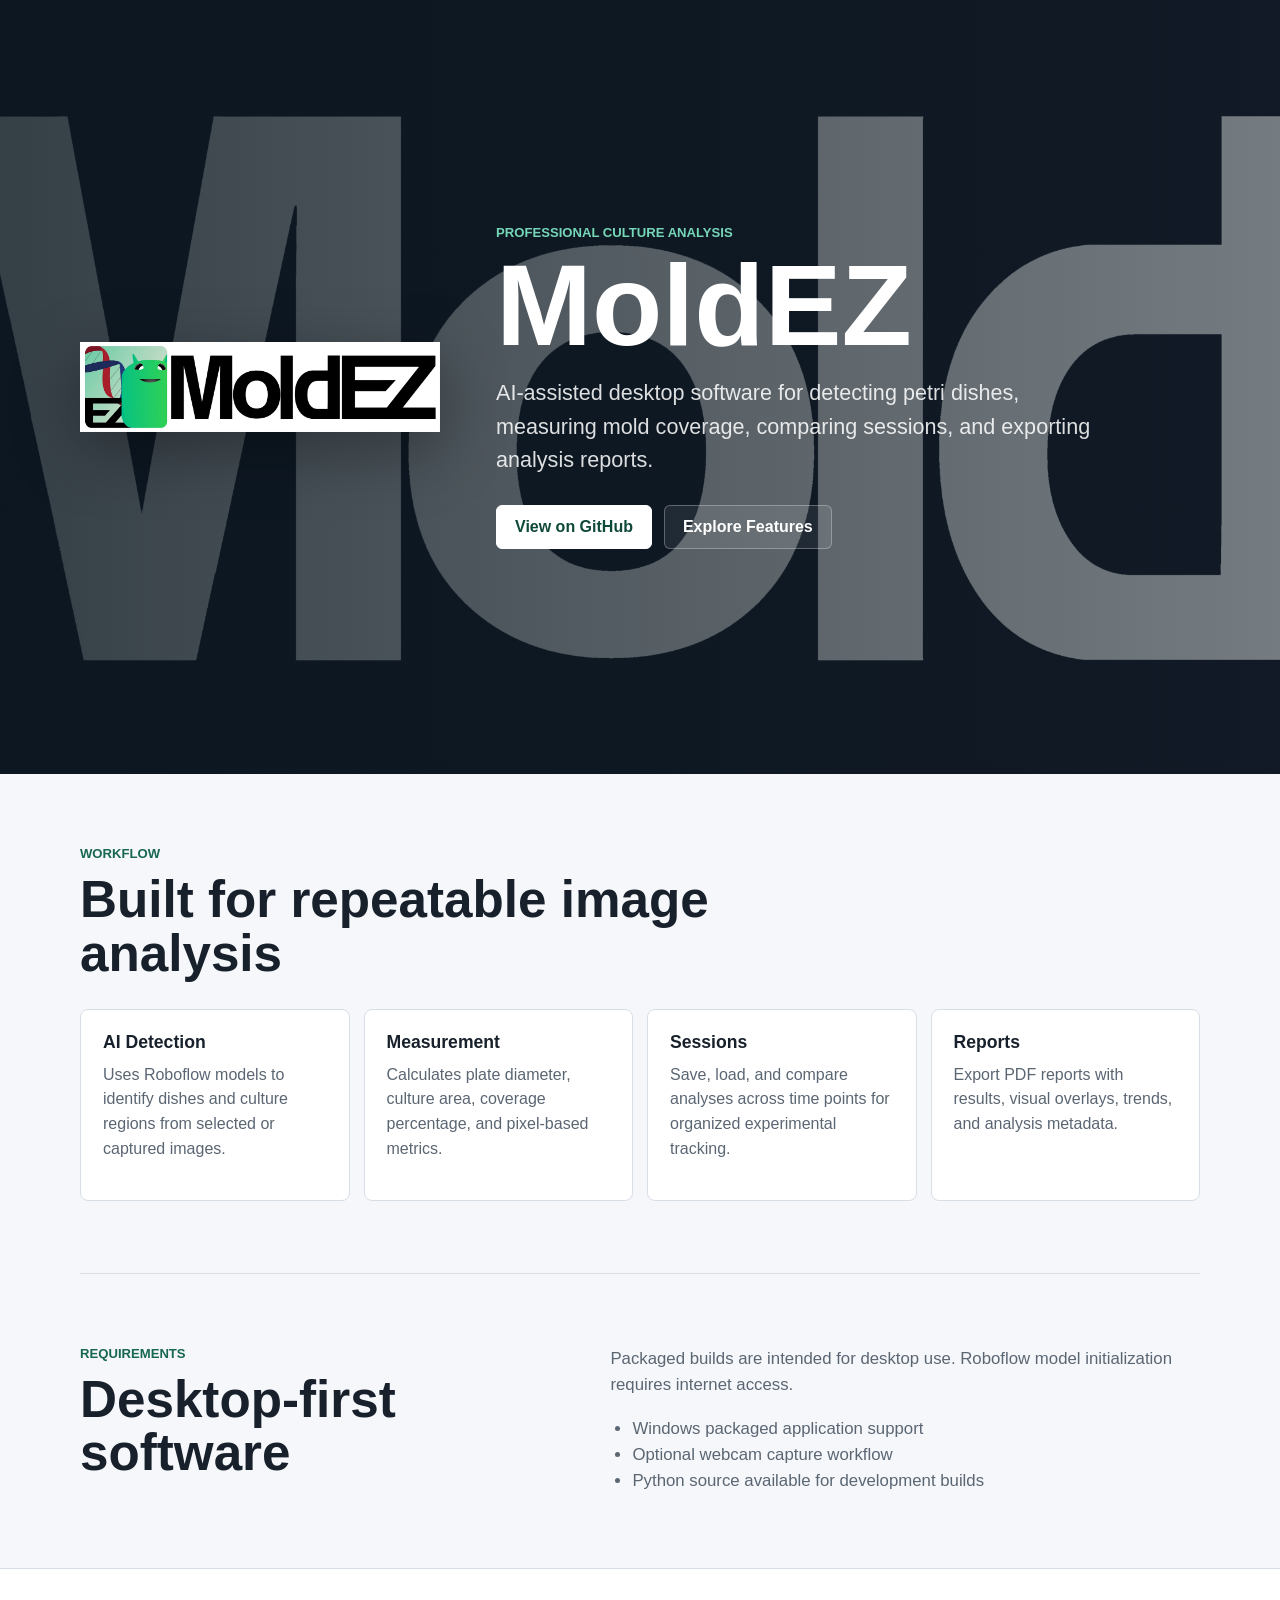
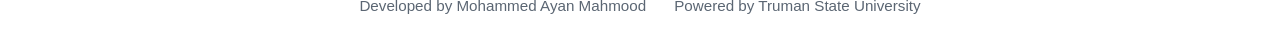
<file: index.html>
<!doctype html>
<html lang="en">
  <head>
    <meta charset="utf-8">
    <meta name="viewport" content="width=device-width, initial-scale=1">
    <meta
      name="description"
      content="MoldEZ is a desktop application for petri dish mold and culture analysis with AI-assisted detection, measurement, reporting, and session workflows.">
    <title>MoldEZ</title>
    <link rel="stylesheet" href="styles.css">
  </head>
  <body>
    <main>
      <section class="hero" aria-labelledby="hero-title">
        <div class="hero__content">
          <img class="hero__brand" src="banner.png" alt="MoldEZ">
          <div class="hero__copy">
            <p class="eyebrow">Professional culture analysis</p>
            <h1 id="hero-title">MoldEZ</h1>
            <p class="lede">
              AI-assisted desktop software for detecting petri dishes, measuring
              mold coverage, comparing sessions, and exporting analysis reports.
            </p>
            <div class="actions" aria-label="Primary links">
              <a class="button button--primary" href="https://github.com/researchbyayan/MoldEZ">
                View on GitHub
              </a>
              <a class="button button--secondary" href="#features">
                Explore Features
              </a>
            </div>
          </div>
        </div>
      </section>

      <section id="features" class="section" aria-labelledby="features-title">
        <div class="section__header">
          <p class="eyebrow">Workflow</p>
          <h2 id="features-title">Built for repeatable image analysis</h2>
        </div>
        <div class="feature-grid">
          <article>
            <h3>AI Detection</h3>
            <p>Uses Roboflow models to identify dishes and culture regions from selected or captured images.</p>
          </article>
          <article>
            <h3>Measurement</h3>
            <p>Calculates plate diameter, culture area, coverage percentage, and pixel-based metrics.</p>
          </article>
          <article>
            <h3>Sessions</h3>
            <p>Save, load, and compare analyses across time points for organized experimental tracking.</p>
          </article>
          <article>
            <h3>Reports</h3>
            <p>Export PDF reports with results, visual overlays, trends, and analysis metadata.</p>
          </article>
        </div>
      </section>

      <section class="section section--split" aria-labelledby="requirements-title">
        <div>
          <p class="eyebrow">Requirements</p>
          <h2 id="requirements-title">Desktop-first software</h2>
        </div>
        <div class="requirements">
          <p>Packaged builds are intended for desktop use. Roboflow model initialization requires internet access.</p>
          <ul>
            <li>Windows packaged application support</li>
            <li>Optional webcam capture workflow</li>
            <li>Python source available for development builds</li>
          </ul>
        </div>
      </section>
    </main>

    <footer>
      <span>Developed by Mohammed Ayan Mahmood</span>
      <span>Powered by Truman State University</span>
    </footer>
  </body>
</html>
</file>
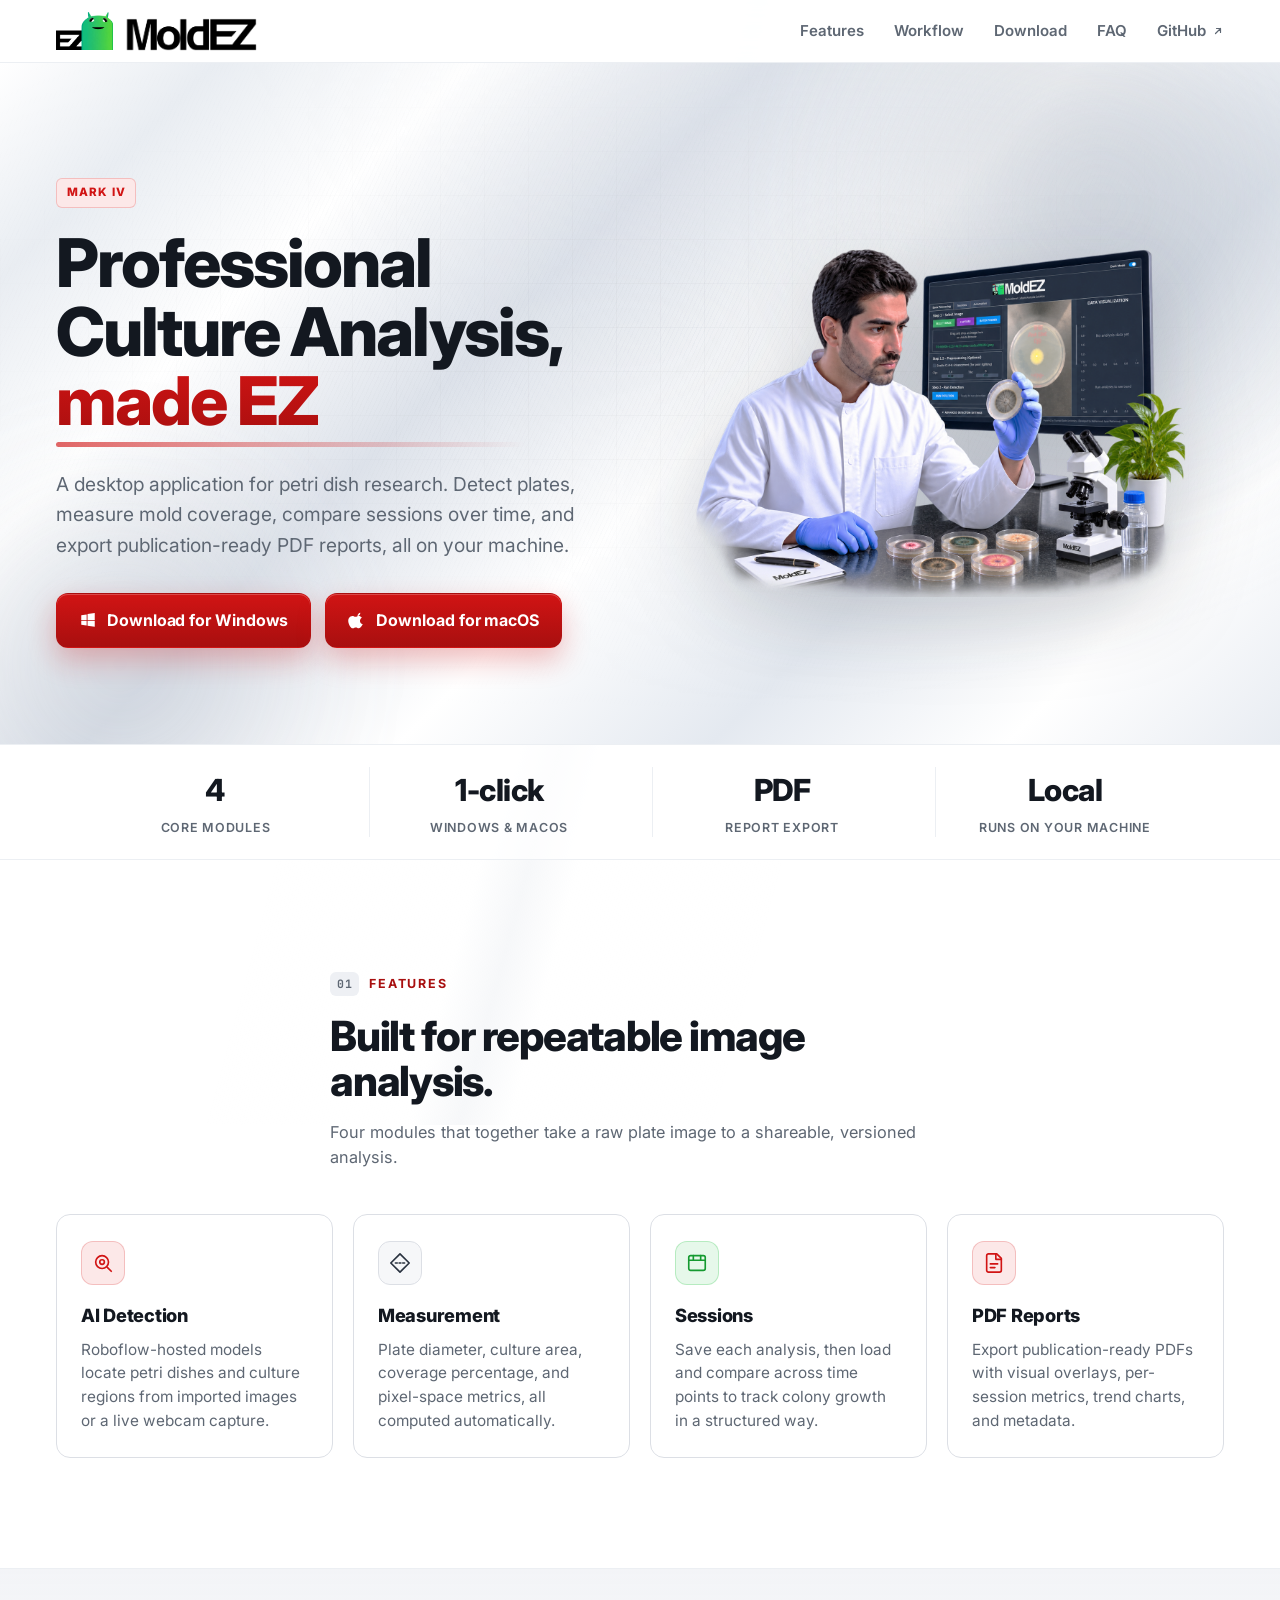
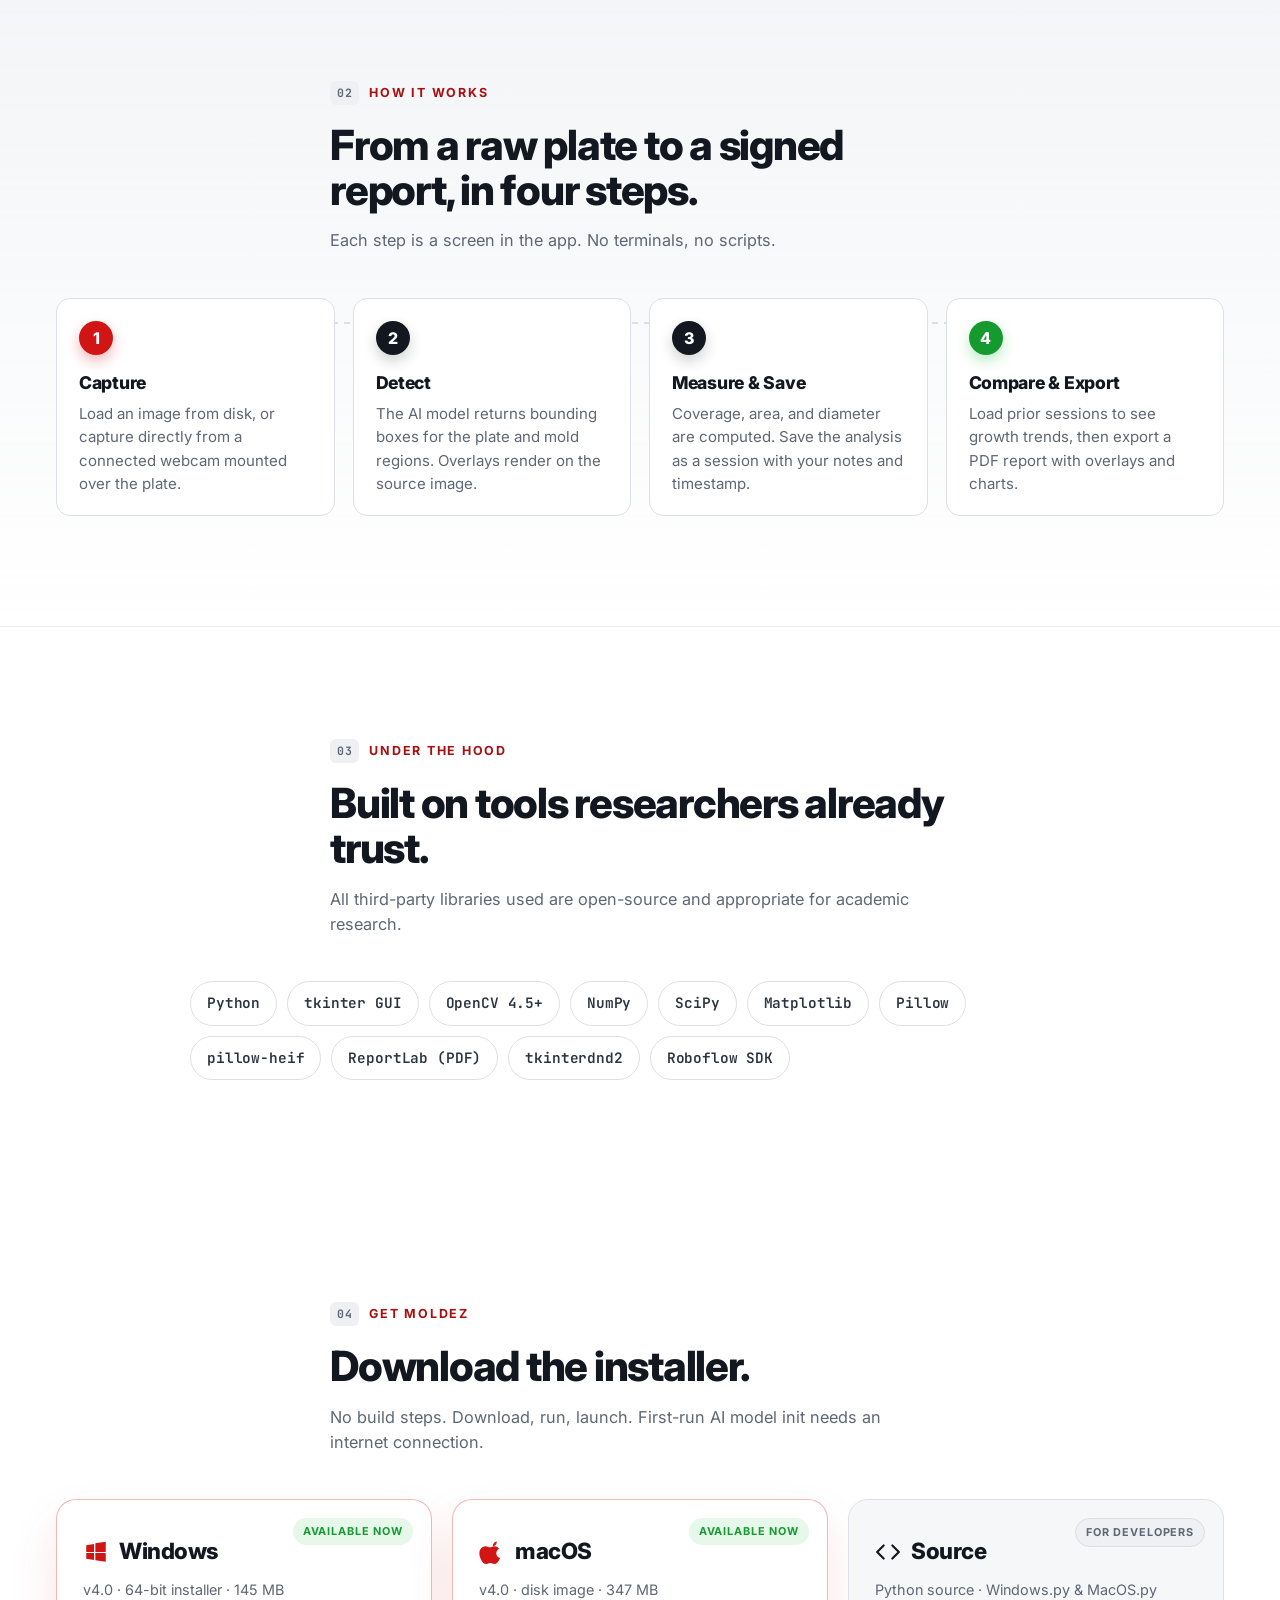
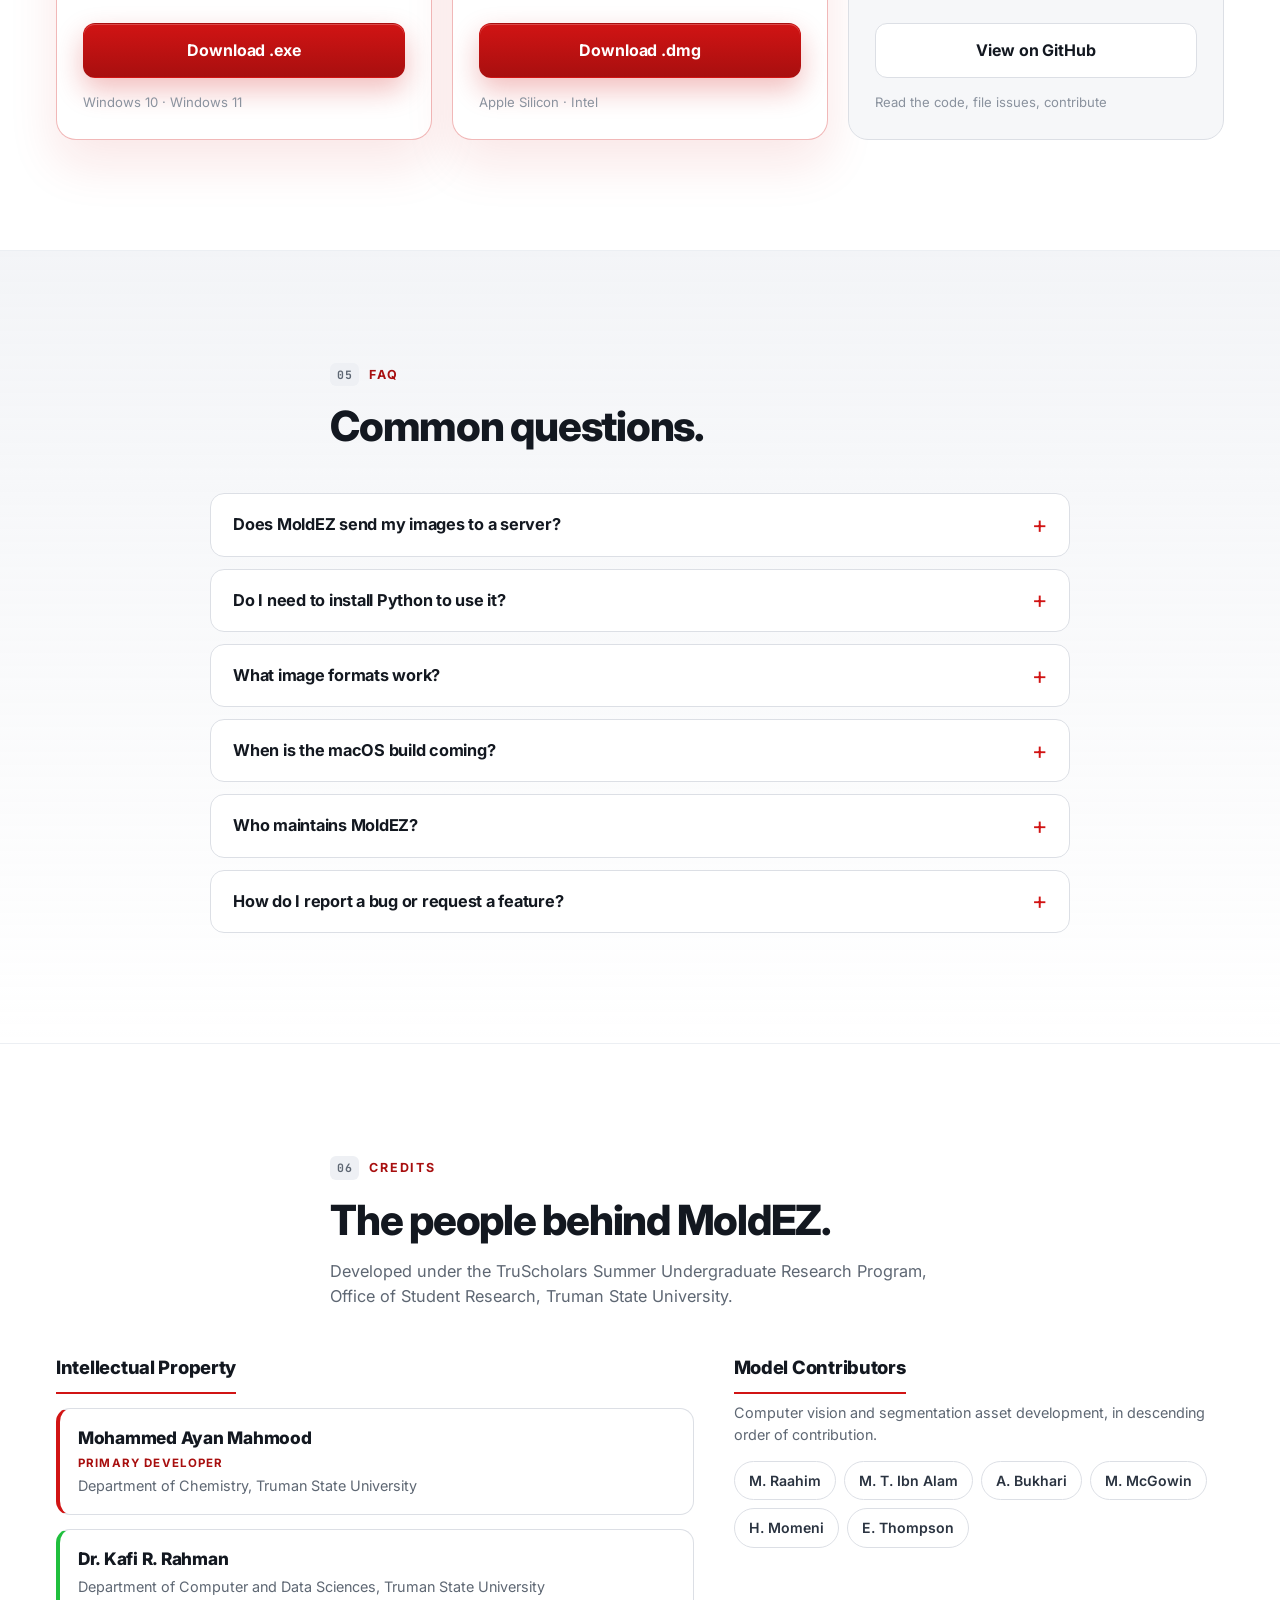
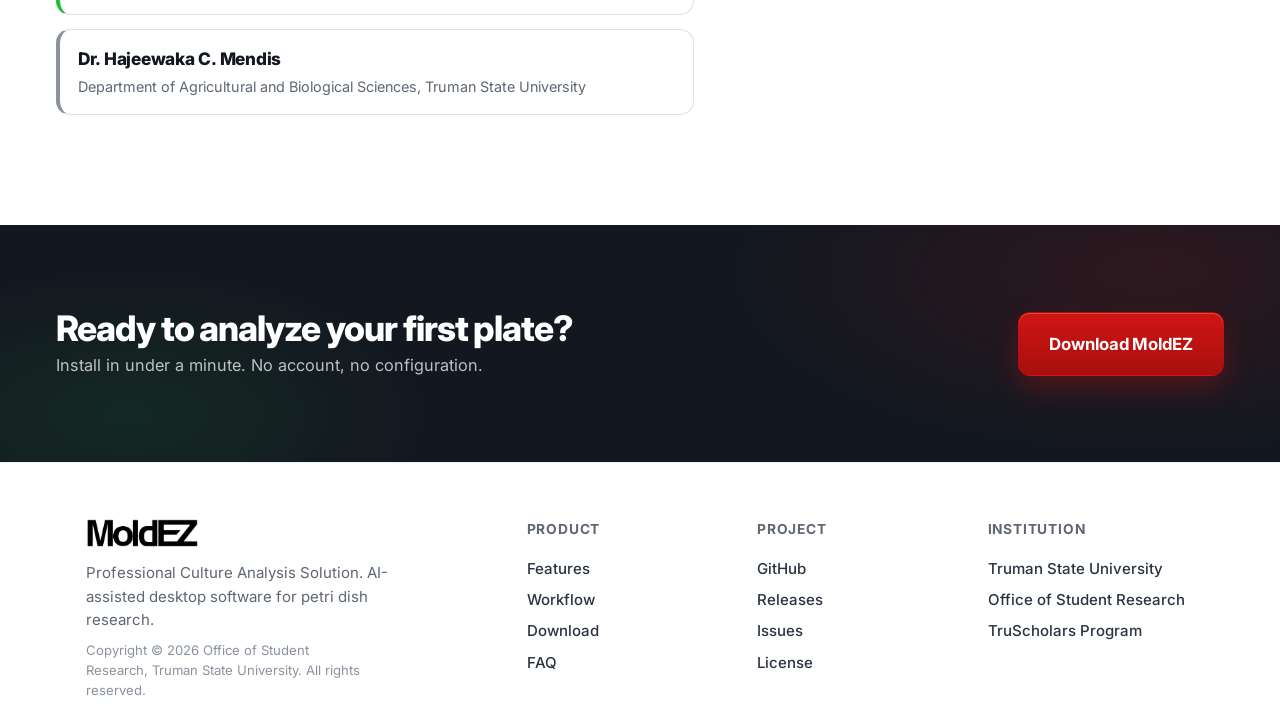
<file: Website/index.html>
<!doctype html>
<html lang="en">
  <head>
    <meta charset="utf-8">
    <meta name="viewport" content="width=device-width, initial-scale=1">
    <meta name="description" content="MoldEZ is a professional culture analysis solution for petri dish research: AI-assisted detection, measurement, session comparison, and PDF reporting. Windows and macOS installers available.">
    <meta name="theme-color" content="#ffffff">
    <meta property="og:title" content="MoldEZ, Professional Culture Analysis Solution">
    <meta property="og:description" content="AI-assisted desktop software for petri dish research. Download for Windows and macOS.">
    <meta property="og:image" content="mascot.png">
    <title>MoldEZ</title>
    <link rel="icon" type="image/png" href="mascot.png">
    <link rel="preconnect" href="https://fonts.googleapis.com">
    <link rel="preconnect" href="https://fonts.gstatic.com" crossorigin>
    <link href="https://fonts.googleapis.com/css2?family=Inter:wght@400;500;600;700;800;900&family=JetBrains+Mono:wght@500&display=swap" rel="stylesheet">
    <link rel="stylesheet" href="styles.css">
  </head>
  <body>
    <header class="nav" aria-label="Primary">
      <a class="nav__brand" href="#top" aria-label="MoldEZ home">
        <img class="nav__mascot" src="mascot-nav.png" alt="" height="44">
        <img class="nav__wordmark" src="wordmark.png" alt="MoldEZ" width="180" height="45">
      </a>
      <nav class="nav__links" aria-label="Sections">
        <a href="#features">Features</a>
        <a href="#workflow">Workflow</a>
        <a href="#download">Download</a>
        <a href="#faq">FAQ</a>
        <a href="https://github.com/researchbyayan/MoldEZ4" target="_blank" rel="noopener" class="nav__gh">
          GitHub
          <svg width="12" height="12" viewBox="0 0 24 24" fill="none" stroke="currentColor" stroke-width="2.4" stroke-linecap="round" stroke-linejoin="round" aria-hidden="true"><path d="M7 17L17 7M9 7h8v8"/></svg>
        </a>
      </nav>
    </header>

    <main id="top">
      <!-- HERO -->
      <section class="hero">
        <div class="hero__bg" aria-hidden="true">
          <div class="hero__grid-bg"></div>
          <div class="hero__glow hero__glow--red"></div>
          <div class="hero__glow hero__glow--green"></div>
        </div>
        <div class="hero__grid">
          <div class="hero__copy">
            <span class="hero__tag">Mark&nbsp;IV</span>
            <h1>Professional<br>Culture Analysis,<br><span class="hl">made&nbsp;EZ</span></h1>
            <p class="lede">
              A desktop application for petri dish research. Detect plates,
              measure mold coverage, compare sessions over time, and export
              publication-ready PDF reports, all on your machine.
            </p>
            <div class="actions">
              <a class="btn btn--primary" href="#download">
                <svg width="18" height="18" viewBox="0 0 24 24" fill="currentColor" aria-hidden="true"><path d="M3 5.7L10.2 4.7v7.3H3V5.7zm0 12.6l7.2 1V13H3v5.3zm8.4 1.2l9.6 1.4V13h-9.6v6.5zm0-15.5l9.6-1.4V12h-9.6V4z"/></svg>
                Download for Windows
              </a>
              <a class="btn btn--primary" href="#download">
                <svg width="18" height="18" viewBox="0 0 24 24" fill="currentColor" aria-hidden="true"><path d="M16.4 2.4c-.9.1-2 .7-2.7 1.5-.6.7-1.1 1.7-.9 2.7 1 .1 2-.5 2.6-1.2.6-.8 1.1-1.8 1-3zM19.7 17.3c-.5 1.2-.8 1.7-1.5 2.7-.9 1.4-2.2 3.1-3.9 3.1-1.5 0-1.9-1-3.9-1-2 0-2.5 1-3.9 1-1.7 0-2.9-1.5-3.9-2.9-2.6-3.9-2.9-8.4-1.3-10.8 1.1-1.7 2.9-2.7 4.6-2.7 1.7 0 2.8 1 4.2 1 1.4 0 2.2-1 4.2-1 1.5 0 3.1.8 4.2 2.2-3.7 2-3.1 7.3.2 8.4z"/></svg>
                Download for macOS
              </a>
            </div>
          </div>
          <div class="hero__art" aria-hidden="true">
            <img class="hero__art-img" src="hero-scientist.png" alt="" width="620" height="413">
          </div>
        </div>
      </section>

      <!-- STATS STRIP -->
      <section class="stats" aria-label="At a glance">
        <div class="stats__row">
          <div class="stat"><span class="stat__num">4</span><span class="stat__label">Core modules</span></div>
          <div class="stat stat--divider"><span class="stat__num">1&#8209;click</span><span class="stat__label">Windows &amp; macOS</span></div>
          <div class="stat stat--divider"><span class="stat__num">PDF</span><span class="stat__label">Report export</span></div>
          <div class="stat stat--divider"><span class="stat__num">Local</span><span class="stat__label">Runs on your machine</span></div>
        </div>
      </section>

      <!-- FEATURES -->
      <section id="features" class="section">
        <div class="section__head">
          <p class="eyebrow"><span class="eyebrow__num">01</span> Features</p>
          <h2>Built for repeatable image analysis.</h2>
          <p class="section__sub">Four modules that together take a raw plate image to a shareable, versioned analysis.</p>
        </div>
        <div class="grid grid--4">
          <article class="card">
            <div class="card__icon card__icon--red">
              <svg viewBox="0 0 24 24" fill="none" stroke="currentColor" stroke-width="1.8" stroke-linecap="round" stroke-linejoin="round"><circle cx="11" cy="11" r="7"/><path d="M21 21l-4.3-4.3"/><circle cx="11" cy="11" r="2.5"/></svg>
            </div>
            <h3>AI Detection</h3>
            <p>Roboflow-hosted models locate petri dishes and culture regions from imported images or a live webcam capture.</p>
          </article>
          <article class="card">
            <div class="card__icon card__icon--grey">
              <svg viewBox="0 0 24 24" fill="none" stroke="currentColor" stroke-width="1.8" stroke-linecap="round" stroke-linejoin="round"><path d="M2 12l10 10 10-10L12 2 2 12z"/><path d="M7 12h2M11 12h2M15 12h2"/></svg>
            </div>
            <h3>Measurement</h3>
            <p>Plate diameter, culture area, coverage percentage, and pixel-space metrics, all computed automatically.</p>
          </article>
          <article class="card">
            <div class="card__icon card__icon--green">
              <svg viewBox="0 0 24 24" fill="none" stroke="currentColor" stroke-width="1.8" stroke-linecap="round" stroke-linejoin="round"><rect x="3" y="4" width="18" height="16" rx="2"/><path d="M3 9h18M8 4v5M16 4v5"/></svg>
            </div>
            <h3>Sessions</h3>
            <p>Save each analysis, then load and compare across time points to track colony growth in a structured way.</p>
          </article>
          <article class="card">
            <div class="card__icon card__icon--red">
              <svg viewBox="0 0 24 24" fill="none" stroke="currentColor" stroke-width="1.8" stroke-linecap="round" stroke-linejoin="round"><path d="M6 2h9l5 5v13a2 2 0 01-2 2H6a2 2 0 01-2-2V4a2 2 0 012-2z"/><path d="M14 2v6h6M8 13h8M8 17h5"/></svg>
            </div>
            <h3>PDF Reports</h3>
            <p>Export publication-ready PDFs with visual overlays, per-session metrics, trend charts, and metadata.</p>
          </article>
        </div>
      </section>

      <!-- WORKFLOW -->
      <section id="workflow" class="section section--tinted">
        <div class="section__head">
          <p class="eyebrow"><span class="eyebrow__num">02</span> How it works</p>
          <h2>From a raw plate to a signed report, in four steps.</h2>
          <p class="section__sub">Each step is a screen in the app. No terminals, no scripts.</p>
        </div>
        <ol class="timeline">
          <li class="timeline__step">
            <span class="timeline__num">1</span>
            <h3>Capture</h3>
            <p>Load an image from disk, or capture directly from a connected webcam mounted over the plate.</p>
          </li>
          <li class="timeline__step">
            <span class="timeline__num">2</span>
            <h3>Detect</h3>
            <p>The AI model returns bounding boxes for the plate and mold regions. Overlays render on the source image.</p>
          </li>
          <li class="timeline__step">
            <span class="timeline__num">3</span>
            <h3>Measure &amp; Save</h3>
            <p>Coverage, area, and diameter are computed. Save the analysis as a session with your notes and timestamp.</p>
          </li>
          <li class="timeline__step">
            <span class="timeline__num">4</span>
            <h3>Compare &amp; Export</h3>
            <p>Load prior sessions to see growth trends, then export a PDF report with overlays and charts.</p>
          </li>
        </ol>
      </section>

      <!-- TECH -->
      <section class="section section--tech">
        <div class="section__head">
          <p class="eyebrow"><span class="eyebrow__num">03</span> Under the hood</p>
          <h2>Built on tools researchers already trust.</h2>
          <p class="section__sub">All third-party libraries used are open-source and appropriate for academic research.</p>
        </div>
        <ul class="chipset" aria-label="Technologies used">
          <li>Python</li>
          <li>tkinter GUI</li>
          <li>OpenCV 4.5+</li>
          <li>NumPy</li>
          <li>SciPy</li>
          <li>Matplotlib</li>
          <li>Pillow</li>
          <li>pillow-heif</li>
          <li>ReportLab (PDF)</li>
          <li>tkinterdnd2</li>
          <li>Roboflow SDK</li>
        </ul>
      </section>

      <!-- DOWNLOAD -->
      <section id="download" class="section">
        <div class="section__head">
          <p class="eyebrow"><span class="eyebrow__num">04</span> Get MoldEZ</p>
          <h2>Download the installer.</h2>
          <p class="section__sub">No build steps. Download, run, launch. First-run AI model init needs an internet connection.</p>
        </div>
        <div class="grid grid--3">
          <article class="dl dl--ready">
            <span class="dl__badge">Available now</span>
            <div class="dl__os">
              <svg width="26" height="26" viewBox="0 0 24 24" fill="currentColor" aria-hidden="true"><path d="M3 5.7L10.2 4.7v7.3H3V5.7zm0 12.6l7.2 1V13H3v5.3zm8.4 1.2l9.6 1.4V13h-9.6v6.5zm0-15.5l9.6-1.4V12h-9.6V4z"/></svg>
              Windows
            </div>
            <p class="dl__meta">v4.0 &middot; 64-bit installer &middot; 145 MB</p>
            <a class="btn btn--primary btn--block" href="https://github.com/researchbyayan/MoldEZ4/releases/download/windows-v4.0/MoldEZ_Setup_Windows_v4.0.exe">
              Download .exe
            </a>
            <p class="dl__hint">Windows 10 &middot; Windows 11</p>
          </article>
          <article class="dl dl--ready">
            <span class="dl__badge">Available now</span>
            <div class="dl__os">
              <svg width="26" height="26" viewBox="0 0 24 24" fill="currentColor" aria-hidden="true"><path d="M16.4 2.4c-.9.1-2 .7-2.7 1.5-.6.7-1.1 1.7-.9 2.7 1 .1 2-.5 2.6-1.2.6-.8 1.1-1.8 1-3zM19.7 17.3c-.5 1.2-.8 1.7-1.5 2.7-.9 1.4-2.2 3.1-3.9 3.1-1.5 0-1.9-1-3.9-1-2 0-2.5 1-3.9 1-1.7 0-2.9-1.5-3.9-2.9-2.6-3.9-2.9-8.4-1.3-10.8 1.1-1.7 2.9-2.7 4.6-2.7 1.7 0 2.8 1 4.2 1 1.4 0 2.2-1 4.2-1 1.5 0 3.1.8 4.2 2.2-3.7 2-3.1 7.3.2 8.4z"/></svg>
              macOS
            </div>
            <p class="dl__meta">v4.0 &middot; disk image &middot; 347 MB</p>
            <a class="btn btn--primary btn--block" href="https://github.com/researchbyayan/MoldEZ4/releases/download/macos-v4.0/MoldEZ_Setup_macOS_v4.0.dmg">
              Download .dmg
            </a>
            <p class="dl__hint">Apple Silicon &middot; Intel</p>
          </article>
          <article class="dl">
            <span class="dl__badge dl__badge--muted">For developers</span>
            <div class="dl__os">
              <svg width="26" height="26" viewBox="0 0 24 24" fill="none" stroke="currentColor" stroke-width="2" stroke-linecap="round" stroke-linejoin="round" aria-hidden="true"><path d="M8 6l-6 6 6 6M16 6l6 6-6 6"/></svg>
              Source
            </div>
            <p class="dl__meta">Python source &middot; Windows.py &amp; MacOS.py</p>
            <a class="btn btn--ghost btn--block" href="https://github.com/researchbyayan/MoldEZ4" target="_blank" rel="noopener">View on GitHub</a>
            <p class="dl__hint">Read the code, file issues, contribute</p>
          </article>
        </div>
      </section>

      <!-- FAQ -->
      <section id="faq" class="section section--tinted">
        <div class="section__head">
          <p class="eyebrow"><span class="eyebrow__num">05</span> FAQ</p>
          <h2>Common questions.</h2>
        </div>
        <div class="faq">
          <details>
            <summary>Does MoldEZ send my images to a server?</summary>
            <p>The AI model is initialized over the network on first run. The application runs on your desktop; results, sessions, and reports stay on your machine.</p>
          </details>
          <details>
            <summary>Do I need to install Python to use it?</summary>
            <p>No. The Windows and macOS installers bundle everything needed. Python source is only relevant if you want to run or modify the code yourself.</p>
          </details>
          <details>
            <summary>What image formats work?</summary>
            <p>Common still-image formats (JPG, PNG) captured either from disk or from a connected webcam. HEIC and HEIF are also supported via pillow-heif.</p>
          </details>
          <details>
            <summary>When is the macOS build coming?</summary>
            <p>The macOS build is available now, a disk image (.dmg) on the Releases page. Grab it from the Download section above.</p>
          </details>
          <details>
            <summary>Who maintains MoldEZ?</summary>
            <p>MoldEZ was developed under the TruScholars Summer Undergraduate Research Program at Truman State University. See the credits section below for the full contributor list.</p>
          </details>
          <details>
            <summary>How do I report a bug or request a feature?</summary>
            <p>Open an issue on the <a href="https://github.com/researchbyayan/MoldEZ4/issues" target="_blank" rel="noopener">GitHub repository</a>.</p>
          </details>
        </div>
      </section>

      <!-- CREDITS -->
      <section id="credits" class="section">
        <div class="section__head">
          <p class="eyebrow"><span class="eyebrow__num">06</span> Credits</p>
          <h2>The people behind MoldEZ.</h2>
          <p class="section__sub">Developed under the TruScholars Summer Undergraduate Research Program, Office of Student Research, Truman State University.</p>
        </div>
        <div class="credits">
          <div class="credits__group">
            <h3 class="credits__label">Intellectual Property</h3>
            <ul class="credits__list">
              <li>
                <span class="credits__name">Mohammed Ayan Mahmood</span>
                <span class="credits__role">Primary Developer</span>
                <span class="credits__dept">Department of Chemistry, Truman State University</span>
              </li>
              <li>
                <span class="credits__name">Dr. Kafi R. Rahman</span>
                <span class="credits__dept">Department of Computer and Data Sciences, Truman State University</span>
              </li>
              <li>
                <span class="credits__name">Dr. Hajeewaka C. Mendis</span>
                <span class="credits__dept">Department of Agricultural and Biological Sciences, Truman State University</span>
              </li>
            </ul>
          </div>
          <div class="credits__group">
            <h3 class="credits__label">Model Contributors</h3>
            <p class="credits__note">Computer vision and segmentation asset development, in descending order of contribution.</p>
            <ul class="credits__inline">
              <li>M. Raahim</li>
              <li>M. T. Ibn Alam</li>
              <li>A. Bukhari</li>
              <li>M. McGowin</li>
              <li>H. Momeni</li>
              <li>E. Thompson</li>
            </ul>
          </div>
        </div>
      </section>

      <!-- CTA BAND -->
      <section class="cta">
        <div class="cta__inner">
          <div>
            <h2>Ready to analyze your first plate?</h2>
            <p>Install in under a minute. No account, no configuration.</p>
          </div>
          <a class="btn btn--primary btn--lg" href="#download">
            Download MoldEZ
          </a>
        </div>
      </section>
    </main>

    <footer>
      <div class="footer__inner">
        <div class="footer__brand">
          <img class="footer__wordmark" src="wordmark.png" alt="MoldEZ" width="140" height="35">
          <p class="footer__blurb">Professional Culture Analysis Solution. AI-assisted desktop software for petri dish research.</p>
          <p class="footer__copy">Copyright &copy; 2026 Office of Student Research, Truman State University. All rights reserved.</p>
        </div>
        <div class="footer__cols">
          <div>
            <h4>Product</h4>
            <a href="#features">Features</a>
            <a href="#workflow">Workflow</a>
            <a href="#download">Download</a>
            <a href="#faq">FAQ</a>
          </div>
          <div>
            <h4>Project</h4>
            <a href="https://github.com/researchbyayan/MoldEZ4" target="_blank" rel="noopener">GitHub</a>
            <a href="https://github.com/researchbyayan/MoldEZ4/releases" target="_blank" rel="noopener">Releases</a>
            <a href="https://github.com/researchbyayan/MoldEZ4/issues" target="_blank" rel="noopener">Issues</a>
            <a href="https://github.com/researchbyayan/MoldEZ4/blob/main/LICENSE" target="_blank" rel="noopener">License</a>
          </div>
          <div>
            <h4>Institution</h4>
            <span>Truman State University</span>
            <span>Office of Student Research</span>
            <span>TruScholars Program</span>
          </div>
        </div>
      </div>
    </footer>
  </body>
</html>
</file>
<file: styles.css>
:root {
  color-scheme: light;
  --ink: #18212b;
  --muted: #5b6673;
  --line: #d7dee6;
  --surface: #f5f7fa;
  --panel: #ffffff;
  --brand: #17684f;
  --brand-strong: #0e4939;
  --accent: #246b9b;
}

* {
  box-sizing: border-box;
}

body {
  margin: 0;
  font-family: Inter, "Segoe UI", Arial, sans-serif;
  color: var(--ink);
  background: var(--surface);
}

a {
  color: inherit;
}

.hero {
  min-height: 86vh;
  display: flex;
  align-items: center;
  background:
    linear-gradient(90deg, rgba(9, 21, 30, 0.82), rgba(9, 21, 30, 0.56)),
    url("banner-dark.png") center / cover no-repeat;
  color: #ffffff;
  padding: 48px 24px;
}

.hero__content {
  width: min(1120px, 100%);
  margin: 0 auto;
  display: grid;
  grid-template-columns: minmax(220px, 360px) minmax(0, 1fr);
  gap: 56px;
  align-items: center;
}

.hero__brand {
  width: 100%;
  height: auto;
  filter: drop-shadow(0 18px 32px rgba(0, 0, 0, 0.32));
}

.hero__copy {
  max-width: 680px;
}

.eyebrow {
  margin: 0 0 12px;
  color: #76d7b8;
  font-size: 0.82rem;
  font-weight: 700;
  letter-spacing: 0;
  text-transform: uppercase;
}

h1,
h2,
h3,
p {
  margin-top: 0;
}

h1 {
  margin-bottom: 18px;
  font-size: clamp(3.8rem, 9vw, 7.6rem);
  line-height: 0.92;
  letter-spacing: 0;
}

h2 {
  margin-bottom: 16px;
  font-size: clamp(2rem, 4vw, 3.2rem);
  line-height: 1.05;
  letter-spacing: 0;
}

h3 {
  margin-bottom: 10px;
  font-size: 1.1rem;
}

.lede {
  max-width: 620px;
  color: rgba(255, 255, 255, 0.86);
  font-size: clamp(1.05rem, 2vw, 1.35rem);
  line-height: 1.55;
}

.actions {
  display: flex;
  flex-wrap: wrap;
  gap: 12px;
  margin-top: 28px;
}

.button {
  display: inline-flex;
  align-items: center;
  justify-content: center;
  min-height: 44px;
  padding: 0 18px;
  border: 1px solid rgba(255, 255, 255, 0.28);
  border-radius: 6px;
  font-weight: 700;
  text-decoration: none;
}

.button--primary {
  background: #ffffff;
  color: var(--brand-strong);
  border-color: #ffffff;
}

.button--secondary {
  color: #ffffff;
  background: rgba(255, 255, 255, 0.08);
}

.section {
  width: min(1120px, calc(100% - 48px));
  margin: 0 auto;
  padding: 72px 0;
}

.section__header {
  max-width: 720px;
  margin-bottom: 28px;
}

.section .eyebrow {
  color: var(--brand);
}

.feature-grid {
  display: grid;
  grid-template-columns: repeat(4, minmax(0, 1fr));
  gap: 14px;
}

.feature-grid article {
  min-height: 170px;
  padding: 22px;
  border: 1px solid var(--line);
  border-radius: 8px;
  background: var(--panel);
}

.feature-grid p,
.requirements p,
.requirements li {
  color: var(--muted);
  line-height: 1.55;
}

.section--split {
  display: grid;
  grid-template-columns: minmax(220px, 0.9fr) minmax(0, 1.1fr);
  gap: 48px;
  border-top: 1px solid var(--line);
}

.requirements {
  font-size: 1.05rem;
}

.requirements ul {
  margin: 18px 0 0;
  padding-left: 22px;
}

footer {
  display: flex;
  flex-wrap: wrap;
  gap: 16px 28px;
  justify-content: center;
  padding: 28px 24px;
  border-top: 1px solid var(--line);
  color: var(--muted);
  background: #ffffff;
  font-size: 0.95rem;
}

@media (max-width: 820px) {
  .hero {
    min-height: auto;
    padding: 40px 20px 56px;
  }

  .hero__content,
  .section--split {
    grid-template-columns: 1fr;
    gap: 28px;
  }

  .hero__brand {
    max-width: 280px;
  }

  .feature-grid {
    grid-template-columns: 1fr;
  }

  .section {
    width: min(100% - 32px, 1120px);
    padding: 52px 0;
  }
}
</file>
<file: Website/styles.css>
:root {
  color-scheme: light;

  --bg: #ffffff;
  --panel: #ffffff;

  --surface: #f6f7f9;
  --surface-2: #eef0f4;
  --surface-3: #e6e9ee;
  --line: #dcdfe5;
  --line-2: #eceff3;
  --ink: #131820;
  --ink-2: #2a3340;
  --muted: #5e6773;
  --muted-2: #8a929e;

  --red: #d11414;
  --red-strong: #a80f0f;
  --red-soft: #fce8e8;

  --green: #1fbf3d;
  --green-strong: #159a30;
  --green-soft: #e6f8ea;

  --shadow-sm: 0 1px 2px rgba(19, 24, 32, 0.05);
  --shadow-md: 0 8px 22px rgba(19, 24, 32, 0.08);
  --shadow-lg: 0 24px 60px rgba(19, 24, 32, 0.14);

  --radius-sm: 10px;
  --radius: 14px;
  --radius-lg: 20px;

  /* Inter across the board: mixed case, geometric humanist sans */
  --sans: "Inter", "Segoe UI", Arial, sans-serif;
  --display: "Inter", "Segoe UI", Arial, sans-serif;
  --mono: "JetBrains Mono", ui-monospace, "SFMono-Regular", Menlo, Consolas, monospace;
}

* { box-sizing: border-box; }
html { scroll-behavior: smooth; -webkit-text-size-adjust: 100%; }

body {
  margin: 0;
  font-family: var(--sans);
  color: var(--ink);
  background: var(--bg);
  line-height: 1.55;
  -webkit-font-smoothing: antialiased;
  text-rendering: optimizeLegibility;
}

a { color: inherit; text-decoration: none; }
img { max-width: 100%; display: block; }
ul, ol { padding: 0; margin: 0; list-style: none; }

::selection { background: var(--red); color: #fff; }

/* ---------- Nav ---------- */
.nav {
  position: sticky;
  top: 0;
  z-index: 30;
  display: flex;
  align-items: center;
  justify-content: space-between;
  gap: 20px;
  padding: 12px clamp(20px, 5vw, 56px);
  background: rgba(255, 255, 255, 0.88);
  backdrop-filter: saturate(180%) blur(14px);
  -webkit-backdrop-filter: saturate(180%) blur(14px);
  border-bottom: 1px solid var(--line-2);
}
.nav__brand {
  display: inline-flex;
  align-items: center;
  gap: 12px;
}
.nav__mascot {
  height: 38px;
  width: auto;
  display: block;
}
.nav__wordmark {
  height: 33px;
  width: auto;
  display: block;
  align-self: flex-end;
  margin-bottom: -1px;
}
.nav__tag {
  font-family: var(--sans);
  font-size: 0.68rem;
  font-weight: 700;
  color: var(--red);
  background: var(--red-soft);
  padding: 4px 8px;
  border-radius: 6px;
  letter-spacing: 0.06em;
  text-transform: uppercase;
}
.hero__tag {
  display: inline-block;
  font-family: var(--sans);
  font-size: 0.72rem;
  font-weight: 800;
  color: var(--red);
  background: var(--red-soft);
  border: 1px solid rgba(209, 20, 20, 0.20);
  padding: 5px 10px;
  border-radius: 6px;
  letter-spacing: 0.08em;
  text-transform: uppercase;
  margin: 0 0 20px;
}
.nav__links {
  display: flex;
  align-items: center;
  gap: clamp(14px, 3vw, 30px);
  font-weight: 600;
  color: var(--muted);
  font-size: 0.94rem;
}
.nav__links a { transition: color 0.15s ease; }
.nav__links a:hover { color: var(--ink); }
.nav__gh { display: inline-flex; align-items: center; gap: 6px; }

/* ---------- Hero ---------- */
.hero {
  position: relative;
  overflow: hidden;
  padding: clamp(60px, 9vw, 116px) clamp(20px, 5vw, 56px) clamp(56px, 8vw, 96px);
  isolation: isolate;
  border-bottom: 1px solid var(--line-2);
}
.hero__bg {
  position: absolute; inset: 0; z-index: -1; overflow: hidden;
  background:
    linear-gradient(135deg,
      #ffffff 0%, #e9edf2 11%, #ffffff 24%, #dde2ea 39%,
      #ffffff 55%, #e4e9f0 71%, #ffffff 86%, #e8ecf2 100%);
}
/* brushed-metal sheen overlay */
.hero__bg::after {
  content: ""; position: absolute; inset: 0; pointer-events: none;
  background:
    repeating-linear-gradient(115deg,
      rgba(255,255,255,0) 0px, rgba(255,255,255,0) 3px,
      rgba(150,160,176,0.05) 3px, rgba(150,160,176,0.05) 4px),
    linear-gradient(60deg, rgba(255,255,255,0.50) 0%, rgba(255,255,255,0) 30%,
      rgba(190,197,208,0.25) 55%, rgba(255,255,255,0) 80%);
  mask-image: radial-gradient(ellipse 85% 70% at 50% 40%, black, transparent 80%);
  -webkit-mask-image: radial-gradient(ellipse 85% 70% at 50% 40%, black, transparent 80%);
}
.hero__grid-bg {
  position: absolute; inset: 0;
  background-image:
    linear-gradient(to right, rgba(19, 24, 32, 0.05) 1px, transparent 1px),
    linear-gradient(to bottom, rgba(19, 24, 32, 0.05) 1px, transparent 1px);
  background-size: 44px 44px;
  mask-image: radial-gradient(ellipse 80% 60% at 50% 40%, black, transparent 75%);
  -webkit-mask-image: radial-gradient(ellipse 80% 60% at 50% 40%, black, transparent 75%);
  opacity: 0.55;
}
.hero__glow { position: absolute; border-radius: 50%; filter: blur(60px); opacity: 0.72; }
.hero__glow--red {
  width: 640px; height: 640px; right: -140px; top: -180px;
  background: radial-gradient(circle, rgba(150, 160, 176, 0.60), transparent 65%);
}
.hero__glow--green {
  width: 480px; height: 480px; left: -120px; bottom: -160px;
  background: radial-gradient(circle, rgba(168, 177, 190, 0.45), transparent 65%);
}
.hero__grid {
  width: min(1220px, 100%);
  margin: 0 auto;
  display: grid;
  grid-template-columns: 1fr 1fr;
  align-items: center;
  gap: clamp(30px, 5vw, 64px);
  position: relative;
}
.chip {
  display: inline-flex;
  align-items: center;
  gap: 10px;
  margin: 0 0 24px;
  padding: 7px 14px 7px 10px;
  background: var(--panel);
  border: 1px solid var(--line);
  border-radius: 999px;
  font-size: 0.82rem;
  font-weight: 600;
  color: var(--ink-2);
  box-shadow: var(--shadow-sm);
}
.chip__mark {
  width: 8px;
  height: 8px;
  border-radius: 50%;
  background: var(--green);
  box-shadow: 0 0 0 3px rgba(31, 191, 61, 0.18);
}

h1 {
  margin: 0 0 22px;
  font-family: var(--display);
  font-size: clamp(2.4rem, 5.8vw, 4.2rem);
  line-height: 1.03;
  letter-spacing: -0.03em;
  font-weight: 800;
  color: var(--ink);
}
h1 .hl {
  background: linear-gradient(180deg, var(--red), var(--red-strong));
  -webkit-background-clip: text;
  background-clip: text;
  color: transparent;
  position: relative;
}
h1 .hl::after {
  content: "";
  display: block;
  height: 5px;
  border-radius: 5px;
  background: linear-gradient(90deg, var(--red), transparent 85%);
  margin-top: 6px;
  opacity: 0.65;
}
.lede {
  margin: 0 0 32px;
  font-size: clamp(1.06rem, 1.55vw, 1.2rem);
  color: var(--muted);
  max-width: 48ch;
  line-height: 1.6;
}
.actions { display: flex; flex-wrap: wrap; gap: 14px; align-items: center; }
.hero__trust {
  margin-top: 26px;
  display: flex; flex-wrap: wrap; gap: 8px 22px;
  font-size: 0.86rem; color: var(--muted);
}
.trust { display: inline-flex; align-items: center; gap: 8px; }
.trust__dot { width: 8px; height: 8px; border-radius: 50%; background: var(--muted-2); }
.trust__dot--ok { background: var(--green); }
.trust__dot--soon { background: transparent; border: 2px solid var(--muted-2); width: 10px; height: 10px; }

/* Hero art: scientist illustration (transparent bg) */
.hero__art { display: flex; justify-content: center; align-items: center; }
.hero__art-img {
  width: min(620px, 100%);
  height: auto;
  filter: drop-shadow(0 24px 42px rgba(19, 24, 32, 0.18));
}

/* ---------- Buttons ---------- */
.btn {
  display: inline-flex;
  align-items: center;
  justify-content: center;
  gap: 10px;
  padding: 14px 22px;
  border-radius: 12px;
  font-weight: 700;
  font-size: 1rem;
  border: 1px solid transparent;
  cursor: pointer;
  transition: transform 0.12s ease, box-shadow 0.18s ease, background 0.18s ease, border-color 0.18s ease;
  font-family: var(--sans);
  white-space: nowrap;
  letter-spacing: -0.005em;
}
.btn__stack {
  display: inline-flex;
  flex-direction: column;
  align-items: flex-start;
  line-height: 1.1;
  gap: 2px;
}
.btn__sub { font-size: 0.72rem; font-weight: 600; opacity: 0.85; letter-spacing: 0; }
.btn--primary {
  background: linear-gradient(180deg, var(--red) 0%, var(--red-strong) 100%);
  color: #fff;
  box-shadow: 0 12px 28px rgba(209, 20, 20, 0.28), inset 0 1px 0 rgba(255,255,255,0.22);
}
.btn--primary:hover { transform: translateY(-2px); box-shadow: 0 18px 34px rgba(209, 20, 20, 0.36), inset 0 1px 0 rgba(255,255,255,0.22); }
.btn--ghost { background: var(--panel); color: var(--ink); border-color: var(--line); }
.btn--plain {
  background: var(--surface);
  color: var(--ink);
  border-color: var(--line);
  font-weight: 700;
}
.btn--plain:hover {
  background: var(--surface-2);
  border-color: var(--muted-2);
  color: var(--red);
}
.btn--ghost:hover { border-color: var(--muted-2); transform: translateY(-2px); box-shadow: var(--shadow-sm); }
.btn--disabled { background: var(--surface-2); color: var(--muted); border-color: var(--line); cursor: not-allowed; }
.btn--block { width: 100%; }
.btn--lg { padding: 18px 30px; font-size: 1.05rem; }

/* ---------- Stats strip ---------- */
.stats { border-bottom: 1px solid var(--line-2); background: rgba(255,255,255,0.70); }
.stats__row {
  width: min(1220px, 100%); margin: 0 auto;
  padding: 22px clamp(20px, 5vw, 56px);
  display: grid; grid-template-columns: repeat(4, 1fr); gap: 24px;
}
.stat { display: flex; flex-direction: column; align-items: center; text-align: center; gap: 4px; }
.stat--divider { border-left: 1px solid var(--line-2); }
.stat__num {
  font-family: var(--display);
  font-size: clamp(1.4rem, 2.4vw, 1.9rem);
  font-weight: 800;
  letter-spacing: -0.02em;
  color: var(--ink);
}
.stat__label {
  font-size: 0.78rem; color: var(--muted); font-weight: 600;
  letter-spacing: 0.06em; text-transform: uppercase;
}

/* ---------- Sections ---------- */
.section {
  width: 100%;
  padding: clamp(64px, 9vw, 110px) clamp(20px, 5vw, 56px);
}
.section > * { max-width: 1220px; margin-left: auto; margin-right: auto; }
.section--tinted {
  background: linear-gradient(180deg, rgba(238,240,244,0.70) 0%, rgba(255,255,255,0.45) 100%);
  border-top: 1px solid var(--line-2); border-bottom: 1px solid var(--line-2);
}
.section--tech .chipset { max-width: 900px; }

.section__head { margin-bottom: 44px; max-width: 62ch; }
.eyebrow {
  display: inline-flex; align-items: center; gap: 10px;
  margin: 0 0 12px;
  font-size: 0.78rem; font-weight: 700; letter-spacing: 0.14em;
  text-transform: uppercase; color: var(--red-strong);
  font-family: var(--sans);
}
.eyebrow__num {
  font-family: var(--mono);
  font-size: 0.72rem; color: var(--muted);
  background: var(--surface-2);
  padding: 3px 7px; border-radius: 6px; letter-spacing: 0.06em;
}
h2 {
  margin: 6px 0 0;
  font-family: var(--display);
  font-size: clamp(1.8rem, 3.6vw, 2.6rem);
  letter-spacing: -0.03em;
  line-height: 1.08;
  font-weight: 800;
  color: var(--ink);
}
.section__sub {
  margin: 16px 0 0; color: var(--muted); font-size: 1.02rem; max-width: 60ch;
}

/* ---------- Grids ---------- */
.grid { display: grid; gap: 20px; }
.grid--4 { grid-template-columns: repeat(4, 1fr); }
.grid--3 { grid-template-columns: repeat(3, 1fr); }

/* ---------- Feature cards ---------- */
.card {
  background: var(--panel);
  border: 1px solid var(--line);
  border-radius: var(--radius);
  padding: 26px 24px 24px;
  transition: transform 0.18s ease, box-shadow 0.18s ease, border-color 0.18s ease;
  position: relative;
  overflow: hidden;
}
.card::before {
  content: "";
  position: absolute; inset: 0;
  background: radial-gradient(200px 120px at 100% 0%, rgba(209, 20, 20, 0.05), transparent 60%);
  pointer-events: none; opacity: 0; transition: opacity 0.2s ease;
}
.card:hover { transform: translateY(-4px); box-shadow: var(--shadow-md); border-color: #cfd4dc; }
.card:hover::before { opacity: 1; }
.card__icon {
  width: 44px; height: 44px;
  border-radius: 12px;
  display: grid; place-items: center;
  margin-bottom: 16px;
  border: 1px solid var(--line);
  background: var(--surface);
}
.card__icon svg { width: 22px; height: 22px; }
.card__icon--red { color: var(--red); background: var(--red-soft); border-color: rgba(209,20,20,0.20); }
.card__icon--green { color: var(--green-strong); background: var(--green-soft); border-color: rgba(31,191,61,0.24); }
.card__icon--grey { color: var(--ink-2); }
.card h3 {
  margin: 0 0 8px; font-size: 1.14rem;
  font-family: var(--display); font-weight: 800;
  letter-spacing: -0.015em;
}
.card p { margin: 0; color: var(--muted); font-size: 0.96rem; line-height: 1.55; }

/* ---------- Timeline ---------- */
.timeline {
  display: grid; grid-template-columns: repeat(4, 1fr);
  gap: 18px; position: relative;
}
.timeline::before {
  content: ""; position: absolute; top: 24px; left: 60px; right: 60px;
  height: 2px;
  background: repeating-linear-gradient(90deg, var(--line) 0 6px, transparent 6px 12px);
  z-index: 0;
}
.timeline__step {
  background: var(--panel); border: 1px solid var(--line);
  border-radius: var(--radius); padding: 22px 22px 20px;
  position: relative; z-index: 1;
}
.timeline__num {
  display: inline-grid; place-items: center;
  width: 34px; height: 34px; border-radius: 50%;
  background: var(--ink); color: #fff;
  font-family: var(--display); font-weight: 800; font-size: 1rem;
  margin-bottom: 14px;
  box-shadow: 0 6px 14px rgba(19,24,32,0.20);
  line-height: 1; letter-spacing: -0.01em;
}
.timeline__step:nth-child(1) .timeline__num { background: var(--red); box-shadow: 0 6px 14px rgba(209,20,20,0.30); }
.timeline__step:nth-child(4) .timeline__num { background: var(--green-strong); box-shadow: 0 6px 14px rgba(31,191,61,0.30); }
.timeline__step h3 {
  margin: 0 0 6px; font-family: var(--display); font-size: 1.1rem;
  font-weight: 800; letter-spacing: -0.015em;
}
.timeline__step p { margin: 0; color: var(--muted); font-size: 0.94rem; }

/* ---------- Tech chipset ---------- */
.chipset { display: flex; flex-wrap: wrap; gap: 10px; }
.chipset li {
  padding: 10px 16px;
  background: var(--panel); border: 1px solid var(--line);
  border-radius: 999px;
  font-size: 0.9rem; font-weight: 600; color: var(--ink-2);
  font-family: var(--mono); letter-spacing: -0.01em;
  transition: transform 0.14s ease, border-color 0.14s ease;
}
.chipset li:hover { transform: translateY(-2px); border-color: var(--muted-2); }

/* ---------- Download cards ---------- */
.dl {
  background: var(--surface); border: 1px solid var(--line);
  border-radius: var(--radius-lg);
  padding: 30px 26px 26px;
  text-align: left;
  display: flex; flex-direction: column; gap: 10px;
  position: relative;
}
.dl__badge {
  position: absolute; top: 18px; right: 18px;
  font-size: 0.68rem; font-weight: 700; letter-spacing: 0.08em;
  text-transform: uppercase; color: var(--green-strong);
  background: var(--green-soft);
  padding: 5px 10px; border-radius: 999px;
}
.dl__badge--muted { color: var(--muted); background: var(--surface-2); border: 1px solid var(--line); }
.dl--ready {
  background: var(--panel);
  border-color: rgba(209, 20, 20, 0.30);
  box-shadow: 0 24px 50px rgba(209, 20, 20, 0.10);
}
.dl__os {
  display: inline-flex; align-items: center; gap: 10px;
  font-family: var(--display); font-weight: 800;
  font-size: 1.4rem; letter-spacing: -0.02em;
  margin-top: 4px;
}
.dl__os svg { color: var(--ink); }
.dl--ready .dl__os svg { color: var(--red); }
.dl__meta { margin: 0; color: var(--muted); font-size: 0.9rem; }
.dl__hint { margin: 4px 0 0; color: var(--muted-2); font-size: 0.82rem; }
.dl .btn { margin-top: 12px; }

/* ---------- FAQ ---------- */
.faq { display: grid; gap: 12px; max-width: 860px; }
.faq details {
  background: var(--panel); border: 1px solid var(--line);
  border-radius: var(--radius); padding: 18px 22px;
  transition: border-color 0.15s ease, box-shadow 0.15s ease;
}
.faq details[open] { border-color: var(--muted-2); box-shadow: var(--shadow-sm); }
.faq summary {
  cursor: pointer; font-weight: 700; font-family: var(--display);
  font-size: 1.02rem; letter-spacing: -0.015em;
  list-style: none;
  display: flex; align-items: center; justify-content: space-between; gap: 16px;
}
.faq summary::-webkit-details-marker { display: none; }
.faq summary::after {
  content: "+"; color: var(--red);
  font-family: var(--display); font-weight: 400; font-size: 1.5rem;
  line-height: 1; transition: transform 0.2s ease;
}
.faq details[open] summary::after { content: "\2013"; }
.faq p { margin: 12px 0 0; color: var(--muted); font-size: 0.98rem; line-height: 1.6; }
.faq a { color: var(--red); text-decoration: underline; text-underline-offset: 3px; }

/* ---------- Credits ---------- */
.credits {
  display: grid; grid-template-columns: 1.3fr 1fr; gap: 40px;
}
.credits__label {
  margin: 0 0 14px;
  font-family: var(--display); font-size: 1.15rem;
  font-weight: 800; letter-spacing: -0.015em;
  color: var(--ink);
  padding-bottom: 10px;
  border-bottom: 2px solid var(--red);
  display: inline-block;
}
.credits__group h3 + .credits__note { margin: -6px 0 14px; color: var(--muted); font-size: 0.9rem; }
.credits__list { display: flex; flex-direction: column; gap: 14px; }
.credits__list li {
  background: var(--panel);
  border: 1px solid var(--line);
  border-left: 4px solid var(--red);
  border-radius: var(--radius);
  padding: 16px 18px;
  display: grid; gap: 3px;
}
.credits__list li:nth-child(2) { border-left-color: var(--green); }
.credits__list li:nth-child(3) { border-left-color: var(--muted-2); }
.credits__name {
  font-family: var(--display); font-size: 1.08rem;
  font-weight: 800; letter-spacing: -0.015em;
  color: var(--ink);
}
.credits__role {
  font-family: var(--sans); font-size: 0.72rem; font-weight: 700;
  color: var(--red-strong); letter-spacing: 0.1em; text-transform: uppercase;
}
.credits__dept { font-size: 0.9rem; color: var(--muted); }
.credits__inline { display: flex; flex-wrap: wrap; gap: 8px; }
.credits__inline li {
  padding: 8px 14px;
  background: var(--panel);
  border: 1px solid var(--line);
  border-radius: 999px;
  font-size: 0.88rem; font-weight: 600; color: var(--ink-2);
}

/* ---------- CTA band ---------- */
.cta {
  padding: clamp(48px, 7vw, 84px) clamp(20px, 5vw, 56px);
  background:
    radial-gradient(700px 300px at 90% 20%, rgba(209, 20, 20, 0.14), transparent 60%),
    radial-gradient(500px 240px at 10% 80%, rgba(31, 191, 61, 0.10), transparent 60%),
    var(--ink);
  color: #fff;
}
.cta__inner {
  width: min(1220px, 100%); margin: 0 auto;
  display: grid; grid-template-columns: 1fr auto; gap: 30px;
  align-items: center;
}
.cta h2 { color: #fff; margin: 0 0 6px; font-size: clamp(1.7rem, 3vw, 2.2rem); }
.cta p { margin: 0; color: rgba(255,255,255,0.72); font-size: 1.02rem; }

/* ---------- Footer ---------- */
footer { background: rgba(255,255,255,0.75); border-top: 1px solid var(--line-2); }
.footer__cta {
  padding: 0 clamp(20px, 5vw, 56px) 32px;
  max-width: 1220px;
  margin: 0 auto;
}
.footer__cta .btn {
  padding: 16px 22px;
}
.footer__inner {
  width: min(1220px, 100%); margin: 0 auto;
  padding: 56px clamp(20px, 5vw, 56px) 28px;
  display: grid; grid-template-columns: 1.2fr 2fr; gap: 40px;
}
.footer__wordmark { height: 28px; width: auto; margin-bottom: 14px; display: block; }
.footer__blurb { margin: 0 0 10px; color: var(--muted); font-size: 0.94rem; max-width: 36ch; }
.footer__copy { margin: 0; color: var(--muted-2); font-size: 0.82rem; max-width: 36ch; line-height: 1.5; }
.footer__cols { display: grid; grid-template-columns: repeat(3, 1fr); gap: 24px; }
.footer__cols h4 {
  margin: 0 0 12px;
  font-family: var(--display); font-size: 0.86rem;
  font-weight: 700; letter-spacing: 0.06em; text-transform: uppercase;
  color: var(--muted);
}
.footer__cols a, .footer__cols span {
  display: block; padding: 4px 0;
  color: var(--ink-2); font-weight: 500; font-size: 0.94rem;
  transition: color 0.15s ease;
}
.footer__cols a:hover { color: var(--red); }
.footer__bottom {
  border-top: 1px solid var(--line-2);
  padding: 20px clamp(20px, 5vw, 56px);
  display: flex; justify-content: space-between; gap: 14px;
  color: var(--muted); font-size: 0.82rem; flex-wrap: wrap;
}

/* ---------- Responsive ---------- */
@media (max-width: 980px) {
  .hero__grid { grid-template-columns: 1fr; }
  .hero__art { order: -1; }
  .hero__art-img { width: min(440px, 100%); }
  .grid--4 { grid-template-columns: repeat(2, 1fr); }
  .grid--3 { grid-template-columns: 1fr; }
  .timeline { grid-template-columns: repeat(2, 1fr); }
  .timeline::before { display: none; }
  .stats__row { grid-template-columns: repeat(2, 1fr); }
  .stat--divider:nth-child(3) { border-left: none; }
  .credits { grid-template-columns: 1fr; }
  .footer__inner { grid-template-columns: 1fr; }
  .cta__inner { grid-template-columns: 1fr; }
}
@media (max-width: 620px) {
  .nav__links { gap: 12px; font-size: 0.86rem; }
  .nav__links a:not(.nav__gh):not([href="#download"]) { display: none; }
  .grid--4 { grid-template-columns: 1fr; }
  .timeline { grid-template-columns: 1fr; }
  .actions { flex-direction: column; align-items: stretch; }
  .btn { width: 100%; }
  .stats__row { grid-template-columns: 1fr 1fr; gap: 16px; padding: 18px 20px; }
  .footer__cols { grid-template-columns: 1fr 1fr; }
}

/* ---------- Animated metallic sheen (page-wide) ---------- */
@keyframes metal-sweep {
  0%   { transform: translate3d(-55%, -12%, 0) rotate(8deg); }
  100% { transform: translate3d(55%, 12%, 0) rotate(8deg); }
}
@keyframes metal-hero-drift {
  0%   { background-position: 0% 0%, 0% 0%; }
  100% { background-position: 120% 60%, 40% 30%; }
}
body { position: relative; }
/* soft light band that slowly travels across everything */
body::after {
  content: ""; position: fixed; inset: -25% -35%;
  pointer-events: none; z-index: -1;
  background: linear-gradient(105deg,
    rgba(255,255,255,0) 40%,
    rgba(255,255,255,0.28) 48%,
    rgba(201,209,220,0.16) 50%,
    rgba(255,255,255,0.28) 52%,
    rgba(255,255,255,0) 60%);
  animation: metal-sweep 14s ease-in-out infinite alternate;
  will-change: transform;
}
/* keep the hero sheen alive too */
.hero__bg::after {
  background-size: 200% 200%, 200% 200%;
  animation: metal-hero-drift 18s ease-in-out infinite alternate;
  will-change: background-position;
}
@media (prefers-reduced-motion: reduce) {
  body::after { animation: none; }
  .hero__bg::after { animation: none; }
}
</file>
